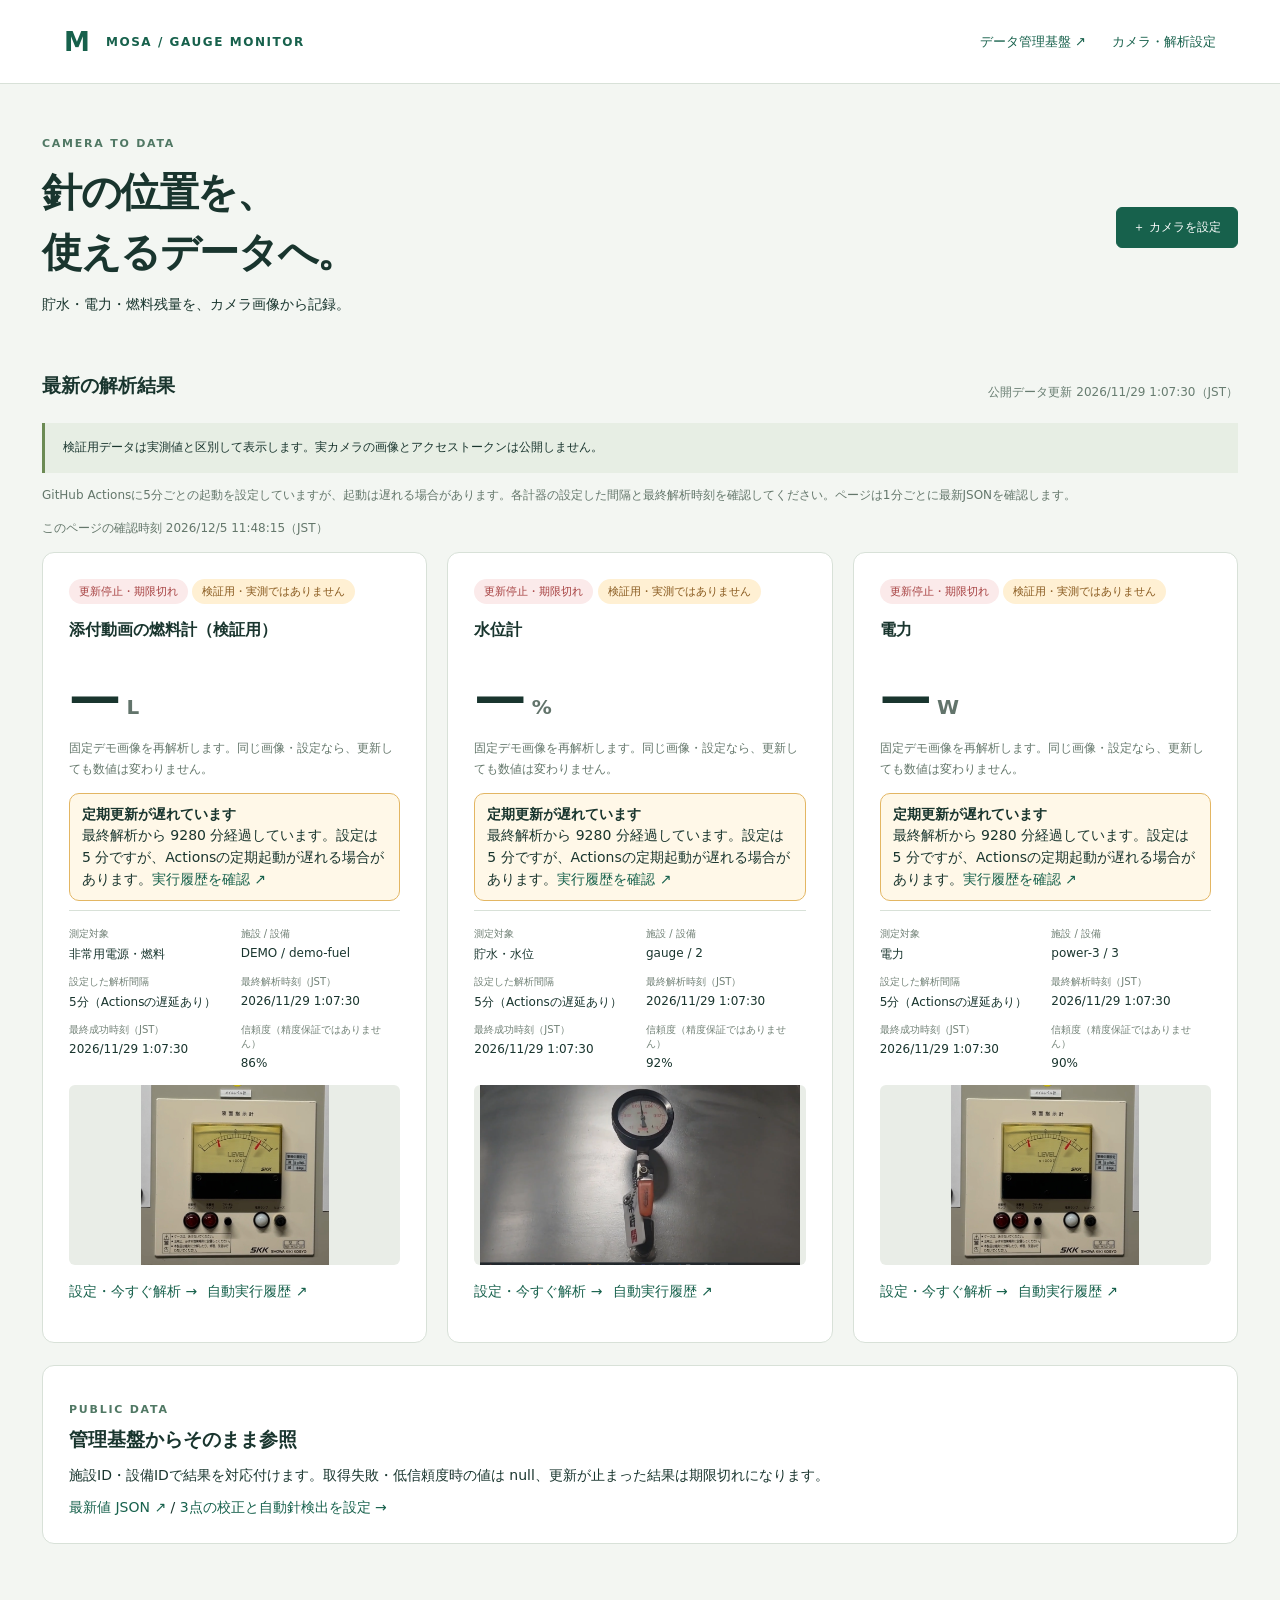
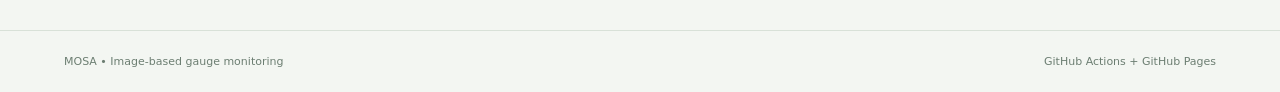
<file: docs/index.html>
<!doctype html><html lang="ja"><head><meta charset="utf-8"><meta name="viewport" content="width=device-width,initial-scale=1"><title>針式メーター監視 | MOSA</title><link rel="stylesheet" href="assets/style.css"></head><body><header><a class="brand" href="./">M <span>MOSA / GAUGE MONITOR</span></a><nav><a href="https://mosa-github.github.io/data_test_server_page/">データ管理基盤 ↗</a><a href="settings.html">カメラ・解析設定</a></nav></header><main><div class="hero"><div><p class="eyebrow">CAMERA TO DATA</p><h1>針の位置を、<br>使えるデータへ。</h1><p>貯水・電力・燃料残量を、カメラ画像から記録。</p></div><a class="button primary" href="settings.html">＋ カメラを設定</a></div><div class="section-title"><h2>最新の解析結果</h2><span id="updated">読み込み中…</span></div><p class="notice">検証用データは実測値と区別して表示します。実カメラの画像とアクセストークンは公開しません。</p><p class="hint">GitHub Actionsに5分ごとの起動を設定していますが、起動は遅れる場合があります。各計器の設定した間隔と最終解析時刻を確認してください。ページは1分ごとに最新JSONを確認します。</p><p id="lastChecked" class="hint" role="status"></p><div id="readings" class="cards"></div><section class="panel"><p class="eyebrow">PUBLIC DATA</p><h2>管理基盤からそのまま参照</h2><p>施設ID・設備IDで結果を対応付けます。取得失敗・低信頼度時の値は null、更新が止まった結果は期限切れになります。</p><a href="data/latest.json">最新値 JSON ↗</a> / <a href="settings.html">3点の校正と自動針検出を設定 →</a></section></main><footer>MOSA • Image-based gauge monitoring <span>GitHub Actions + GitHub Pages</span></footer><script type="module" src="assets/dashboard.js?v=20261013-4"></script></body></html>
</file>
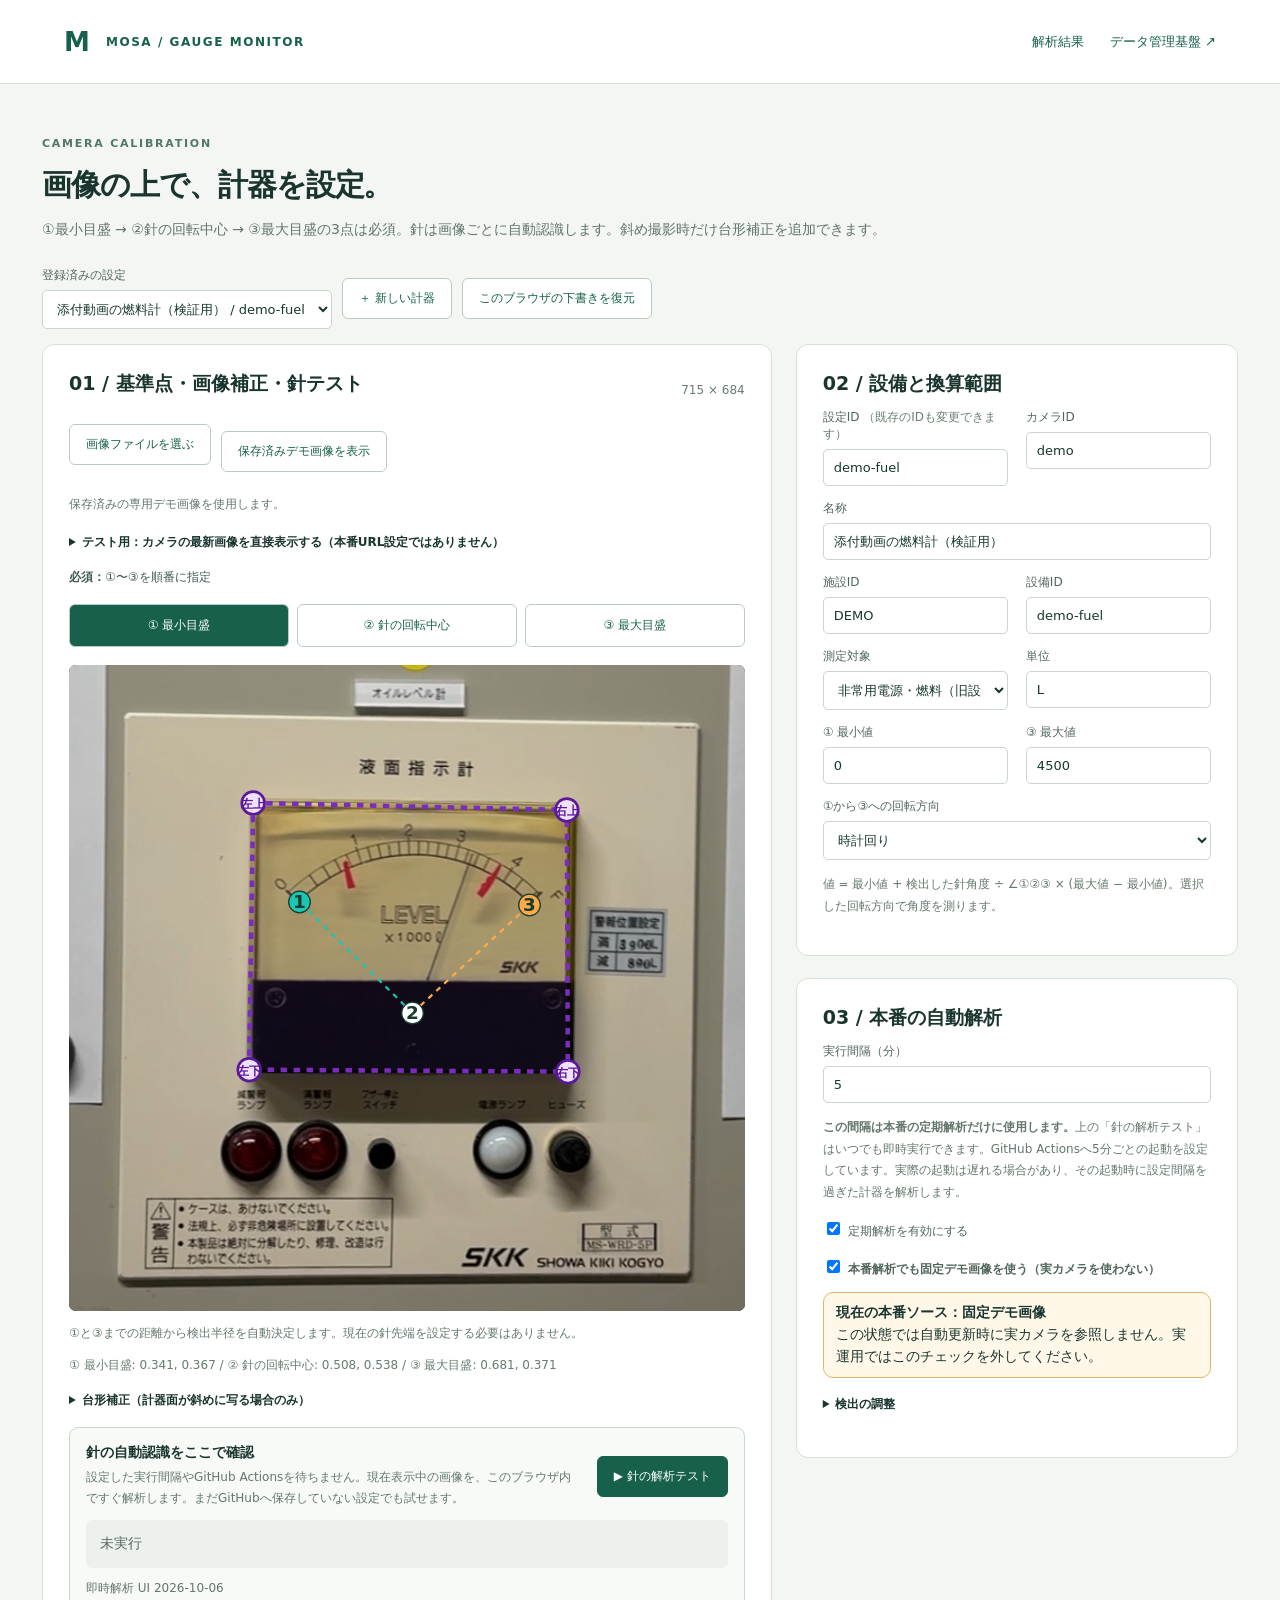
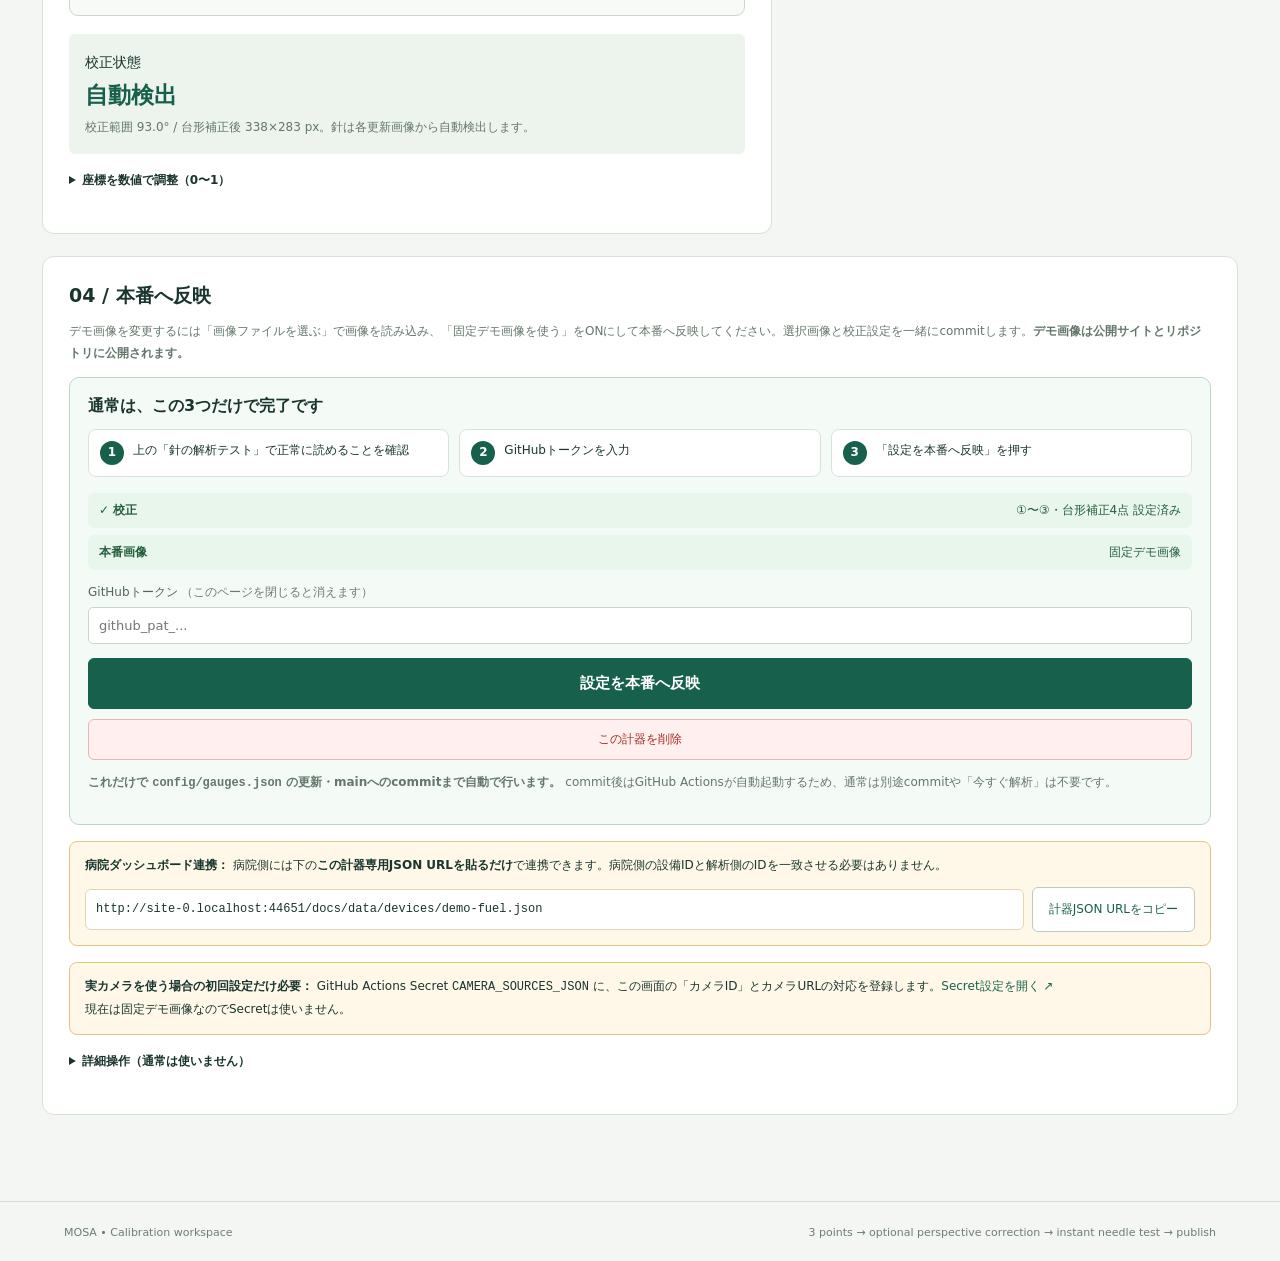
<file: docs/settings.html>
<!doctype html><html lang="ja"><head><meta charset="utf-8"><meta name="viewport" content="width=device-width,initial-scale=1"><title>カメラ・解析設定 | MOSA</title><link rel="stylesheet" href="assets/style.css"></head><body>
<header><a class="brand" href="./">M <span>MOSA / GAUGE MONITOR</span></a><nav><a href="./">解析結果</a><a href="https://mosa-github.github.io/data_test_server_page/">データ管理基盤 ↗</a></nav></header><main>
<div class="subhero"><p class="eyebrow">CAMERA CALIBRATION</p><h1>画像の上で、計器を設定。</h1><p class="muted">①最小目盛 → ②針の回転中心 → ③最大目盛の3点は必須。針は画像ごとに自動認識します。斜め撮影時だけ台形補正を追加できます。</p></div>
<div class="toolbar"><label style="min-width:250px;margin:0">登録済みの設定<select id="gaugeSelect"></select></label><button id="newGauge">＋ 新しい計器</button><button id="restore">このブラウザの下書きを復元</button></div>
<form id="settingsForm"><div class="layout"><div><section class="panel"><div class="section-title"><h2>01 / 基準点・画像補正・針テスト</h2><span id="imageSize"></span></div><div class="toolbar"><label class="button">画像ファイルを選ぶ<input id="imageFile" type="file" accept="image/png,image/jpeg,image/webp" hidden></label><button type="button" id="demoImage">保存済みデモ画像を表示</button></div><p id="demoImageStatus" class="hint" role="status"></p>
<details><summary>テスト用：カメラの最新画像を直接表示する（本番URL設定ではありません）</summary><div><label>テスト表示用の最新JPEG URL（このタブ内のみ。保存・公開しません）<input id="imageUrl" type="url" autocomplete="off" placeholder="https://camera.mosademy.tech/camera/latest/1?token=..."></label><button type="button" id="loadCamera">画像を取得</button><p class="hint">ここで入力するURLは<strong>即時テスト表示専用</strong>で、本番の自動更新には保存されません。本番は下の「カメラID」とGitHub Actions Secret <code>CAMERA_SOURCES_JSON</code> の対応を使います。ブラウザ内の「針の解析テスト」で画素を読むにはカメラ側のCORS許可が必要です。設置角度・画角が変わったときは再校正が必要です。</p></div></details>
<p class="step-caption"><strong>必須：</strong>①〜③を順番に指定</p><div class="point-buttons"><button type="button" data-point="min" class="active">① 最小目盛</button><button type="button" data-point="center">② 針の回転中心</button><button type="button" data-point="max">③ 最大目盛</button></div>
<div class="stage"><div class="image-wrap"><img id="cameraImage" alt="校正する計器の画像" referrerpolicy="no-referrer"><svg id="overlay" aria-label="画像上をクリックして基準点を指定"></svg></div></div>
<p class="hint">①と③までの距離から検出半径を自動決定します。現在の針先端を設定する必要はありません。</p><div id="pointList" class="point-list"></div>
<details id="perspectiveDetails"><summary>台形補正（計器面が斜めに写る場合のみ）</summary><div><label><input id="perspective_enabled" type="checkbox">台形補正を有効にする</label><p class="hint">正面から撮れていて計器面が長方形ならOFFのままで構いません。ONにした場合、計器の平面部分の四隅を<strong>左上 → 右上 → 右下 → 左下</strong>の順に指定します。①〜③は元画像上で指定したままで、解析時に自動補正します。</p><div id="perspectiveControls"><div class="perspective-buttons"><button type="button" data-warp="tl">左上</button><button type="button" data-warp="tr">右上</button><button type="button" data-warp="br">右下</button><button type="button" data-warp="bl">左下</button></div><div class="toolbar"><button type="button" id="perspectiveFullFrame">画像四隅を初期値にする</button><button type="button" id="clearPerspective">補正点をクリア</button></div><div id="perspectiveStatus" class="source-status"></div><div id="perspectiveList" class="point-list"></div></div></div></details>
<div class="test-box"><div><strong>針の自動認識をここで確認</strong><p class="hint">設定した実行間隔やGitHub Actionsを待ちません。現在表示中の画像を、このブラウザ内ですぐ解析します。まだGitHubへ保存していない設定でも試せます。</p></div><button type="button" id="analyzeTest" class="primary test-button">▶ 針の解析テスト</button><div id="testResult" class="test-result">JavaScriptを読み込み中…</div><div class="hint" id="instantTestVersion">即時解析 UI 2026-10-06</div></div>
<div class="result">校正状態<br><strong id="previewValue">—</strong><div id="angleInfo" class="hint"></div></div><details><summary>座標を数値で調整（0〜1）</summary><div id="coordinateFields" class="grid2"></div></details><canvas id="analysisCanvas" hidden></canvas></section></div>
<div><section class="panel"><h2>02 / 設備と換算範囲</h2><div class="grid2"><label>設定ID <span class="muted-inline">（既存のIDも変更できます）</span><input id="id" required pattern="[A-Za-z0-9_-]{1,80}"></label><label>カメラID<input id="camera_id" required pattern="[A-Za-z0-9_-]{1,80}"></label></div><label>名称<input id="name" required maxlength="120"></label><div class="grid2"><label>施設ID<input id="facility_id" required pattern="[A-Za-z0-9_-]{1,80}"></label><label>設備ID<input id="device_id" required pattern="[A-Za-z0-9_-]{1,80}"></label><label>測定対象<select id="type"><option value="water">貯水・水位</option><option value="power">電力</option><option value="fuel">燃料残量</option><option value="generator">非常用電源・燃料（旧設定互換）</option></select></label><label>単位<input id="unit" required maxlength="20" value="%" placeholder="電力：W / kW など"></label><label>① 最小値<input id="min_value" type="number" step="any" required></label><label>③ 最大値<input id="max_value" type="number" step="any" required></label></div><label>①から③への回転方向<select id="direction"><option value="cw">時計回り</option><option value="ccw">反時計回り</option></select></label><p class="hint">値 = 最小値 + 検出した針角度 ÷ ∠①②③ × (最大値 − 最小値)。選択した回転方向で角度を測ります。</p></section>
<section class="panel"><h2>03 / 本番の自動解析</h2><label>実行間隔（分）<input id="interval_minutes" type="number" min="5" max="10080" step="1" required></label><p class="hint"><strong>この間隔は本番の定期解析だけに使用します。</strong>上の「針の解析テスト」はいつでも即時実行できます。GitHub Actionsへ5分ごとの起動を設定しています。実際の起動は遅れる場合があり、その起動時に設定間隔を過ぎた計器を解析します。</p><label><input id="enabled" type="checkbox">定期解析を有効にする</label><label><input id="is_demo" type="checkbox"><strong>本番解析でも固定デモ画像を使う（実カメラを使わない）</strong></label><div id="productionSourceStatus" class="source-status"></div><details><summary>検出の調整</summary><div><label>針の色<select id="polarity"><option value="dark">背景より暗い</option><option value="light">背景より明るい</option></select></label><label>最低信頼度（0〜1）<input id="min_confidence" type="number" min="0" max="1" step="0.01" required></label><div class="grid2"><label>検出開始半径（①・③の平均半径比）<input id="inner_radius" type="number" min="0.1" max="1.2" step="0.01" required></label><label>検出終了半径（①・③の平均半径比）<input id="outer_radius" type="number" min="0.15" max="1.3" step="0.01" required></label></div></div></details></section></div></div>
<section class="panel"><h2>04 / 本番へ反映</h2>
<p class="hint">デモ画像を変更するには「画像ファイルを選ぶ」で画像を読み込み、「固定デモ画像を使う」をONにして本番へ反映してください。選択画像と校正設定を一緒にcommitします。<strong>デモ画像は公開サイトとリポジトリに公開されます。</strong></p>
<div class="simple-publish">
  <h3>通常は、この3つだけで完了です</h3>
  <div class="publish-steps">
    <div><strong>1</strong><span>上の「針の解析テスト」で正常に読めることを確認</span></div>
    <div><strong>2</strong><span>GitHubトークンを入力</span></div>
    <div><strong>3</strong><span>「設定を本番へ反映」を押す</span></div>
  </div>
  <div id="publishReadiness" class="publish-readiness"></div>
  <label>GitHubトークン <span class="muted-inline">（このページを閉じると消えます）</span><input id="githubToken" type="password" autocomplete="off" spellcheck="false" placeholder="github_pat_..."></label>
  <button type="button" id="publish" class="primary publish-main">設定を本番へ反映</button><button type="button" id="deleteGauge" class="danger-button publish-delete">この計器を削除</button>
  <p class="hint"><strong>これだけで <code>config/gauges.json</code> の更新・mainへのcommitまで自動で行います。</strong> commit後はGitHub Actionsが自動起動するため、通常は別途commitや「今すぐ解析」は不要です。</p>
</div>
<div class="camera-secret-note"><strong>病院ダッシュボード連携：</strong> 病院側には下の<strong>この計器専用JSON URLを貼るだけ</strong>で連携できます。病院側の設備IDと解析側のIDを一致させる必要はありません。<div class="public-url-row"><code id="publicDataUrl"></code><button type="button" id="copyPublicUrl">計器JSON URLをコピー</button></div></div>
<div class="camera-secret-note"><strong>実カメラを使う場合の初回設定だけ必要：</strong> GitHub Actions Secret <code>CAMERA_SOURCES_JSON</code> に、この画面の「カメラID」とカメラURLの対応を登録します。<a href="https://github.com/MOSA-github/fuel_level_monitoring_system/settings/secrets/actions" target="_blank" rel="noopener">Secret設定を開く ↗</a><br><span id="secretExample"></span></div>
<details><summary>詳細操作（通常は使いません）</summary><div>
  <p class="hint">下書き保存、JSON入出力、保存済み設定の強制再解析などの管理者向け操作です。</p>
  <div class="toolbar"><button type="submit">下書きを保存（ブラウザのみ）</button><button type="button" id="export">設定JSONを書き出す</button><label class="button">設定JSONを読み込む<input id="import" type="file" accept="application/json" hidden></label></div>
  <div class="toolbar"><button type="button" id="run">GitHub保存済み設定を今すぐ解析</button><button type="button" id="clearToken">トークンを消去</button><a href="https://github.com/MOSA-github/fuel_level_monitoring_system/actions" target="_blank" rel="noopener">Actionsの実行状況 ↗</a></div>
  <p class="hint">「今すぐ解析」はGitHubに最後に保存された設定を使います。画面上の変更を使う場合は、先に「設定を本番へ反映」を押してください。</p>
</div></details>
</section></form><div id="status" class="status" role="status" aria-live="polite"></div></main><footer>MOSA • Calibration workspace<span>3 points → optional perspective correction → instant needle test → publish</span></footer><script type="module" src="assets/settings-v20261013.js?v=20261013-4"></script></body></html>
</file>
<file: docs/assets/style.css>
:root{font-family:"Noto Sans JP",system-ui,sans-serif;color:#19352e;background:#f3f6f2;font-size:14px;--green:#17614c;--line:#d8e1d8}*{box-sizing:border-box}body{margin:0}a{color:var(--green);text-decoration:none}a:hover{text-decoration:underline}header{min-height:84px;background:#fff;border-bottom:1px solid var(--line);padding:20px 5vw;display:flex;align-items:center;justify-content:space-between;gap:24px}.brand{font-size:26px;font-weight:700;display:flex;align-items:center;gap:16px}.brand span{font-size:12px;letter-spacing:.13em}nav{display:flex;gap:26px;font-size:13px}main{max-width:1260px;margin:auto;padding:42px 32px 64px}.hero{display:flex;justify-content:space-between;align-items:center;margin-bottom:45px}h1{font-size:40px;line-height:1.5;letter-spacing:-.035em;margin:12px 0}h2{font-size:19px;margin:0 0 12px}h3{font-size:16px}.eyebrow{letter-spacing:.16em;font-size:11px;font-weight:700;color:#507864}.muted,small{color:#62746b}.section-title{display:flex;justify-content:space-between;align-items:center}.section-title span{font-size:12px;color:#687d71}.notice{background:#e7eee4;border-left:3px solid #6c8b54;padding:14px 18px;line-height:1.8;font-size:12px}.panel,.reading{background:white;border:1px solid var(--line);border-radius:12px;padding:26px;margin-bottom:22px}.cards{display:grid;grid-template-columns:repeat(auto-fit,minmax(280px,1fr));gap:20px}.reading .value{font-size:52px;font-weight:600;margin:25px 0 10px;letter-spacing:-.05em}.value small{font-size:20px;margin-left:8px}.badge{display:inline-block;padding:5px 10px;border-radius:20px;font-size:11px;background:#eaf4ec;color:#246044}.badge.error{background:#fbeaea;color:#a64141}.badge.demo{background:#fff0d3;color:#88591e}.meta{display:grid;grid-template-columns:1fr 1fr;gap:12px;border-top:1px solid var(--line);padding-top:16px;font-size:12px}.meta span{display:block;color:#718176;font-size:10px;margin-bottom:5px}button,.button{display:inline-flex;align-items:center;justify-content:center;gap:8px;border:1px solid #b9cbbf;background:white;color:var(--green);border-radius:6px;padding:11px 16px;font:inherit;font-size:12px;cursor:pointer}.primary{background:var(--green);color:white;border-color:var(--green)}button:disabled{opacity:.5;cursor:wait}button:hover,.button:hover{filter:brightness(.95);text-decoration:none}.toolbar{display:flex;flex-wrap:wrap;gap:10px;align-items:center;margin:15px 0}label{display:block;font-size:12px;color:#52665c;margin-bottom:14px}input,select{display:block;width:100%;margin-top:6px;padding:10px;border:1px solid #c9d5cd;border-radius:5px;background:white;color:#17382b;font:inherit;font-size:13px}input[type=checkbox]{width:auto;display:inline;margin-right:8px}input[hidden]{display:none}.grid2{display:grid;grid-template-columns:1fr 1fr;gap:0 18px}.layout{display:grid;grid-template-columns:minmax(0,1.65fr) minmax(280px,1fr);gap:24px}.stage{position:relative;line-height:0;touch-action:none;background:#182b24;min-height:240px;display:flex;align-items:center;justify-content:center;overflow:hidden;border-radius:7px}.image-wrap{position:relative;max-width:100%;width:100%}.stage img{width:100%;display:block}.stage svg{position:absolute;inset:0;width:100%;height:100%;cursor:crosshair}.point-buttons{display:grid;grid-template-columns:repeat(3,1fr);gap:8px;margin:18px 0}.point-buttons button{padding:12px 4px}.point-buttons button.active{background:var(--green);color:white}.point-list{font-size:12px;display:flex;flex-wrap:wrap;gap:12px;color:#657c6e}.result{padding:16px;background:#edf3ed;border-radius:6px;margin-top:18px;line-height:1.8}.result strong{font-size:23px;color:var(--green)}details{margin:18px 0}summary{cursor:pointer;font-weight:600;font-size:12px}details>div{margin-top:18px}.status{position:sticky;bottom:16px;background:#163b30;color:white;padding:14px 20px;border-radius:8px;margin:15px 0;white-space:pre-wrap;line-height:1.7}.status:empty{display:none}.subhero h1{font-size:30px}.subhero{margin-bottom:28px}code{word-break:break-all;font-size:12px}footer{padding:24px 5vw;border-top:1px solid var(--line);font-size:11px;color:#6c7e72;display:flex;justify-content:space-between}.hint{font-size:12px;line-height:1.8;color:#64776b}.preview{width:100%;height:180px;object-fit:contain;background:#e9ede7;border-radius:6px;margin-top:15px}@media(max-width:800px){header{padding:18px 22px;flex-wrap:wrap}nav{gap:18px}.brand span{font-size:10px}main{padding:25px 18px}.layout{grid-template-columns:1fr}.hero{display:block}h1{font-size:32px}.hero .button{margin-top:12px}.point-buttons{grid-template-columns:1fr 1fr}.panel{padding:20px}.grid2{gap:0 12px}.section-title{display:block}footer{gap:15px;flex-wrap:wrap}}.step-caption{font-size:12px;margin:18px 0 8px;color:#425b50}.perspective-buttons{display:grid;grid-template-columns:repeat(4,1fr);gap:8px;margin:12px 0}.perspective-buttons button.active{background:#7b2cbf;color:white;border-color:#7b2cbf}.disabled-controls{opacity:.45}.disabled-controls button{pointer-events:none}.test-box{margin-top:18px;border:1px solid #c9d8cf;background:#f7faf7;border-radius:9px;padding:16px;display:grid;grid-template-columns:minmax(0,1fr) auto;gap:10px 18px;align-items:center}.test-box p{margin:5px 0 0}.test-button{white-space:nowrap}.test-result{grid-column:1/-1;padding:12px 14px;border-radius:6px;background:#edf1ed;color:#586a60;line-height:1.7}.test-result strong{font-size:18px}.test-result.success{background:#e9f6ec;color:#1f653a;border:1px solid #b8dbbf}.test-result.error{background:#fff0ef;color:#9d2d27;border:1px solid #efc0bc}.test-result.running{background:#eef3f0;color:#466056}.publish-guide{background:#f5f8f4;border:1px solid #d7e1d7;border-radius:8px;padding:16px 18px;margin:12px 0 18px}.publish-guide h3{margin:0 0 8px}.publish-guide ol{margin:0;padding-left:22px;line-height:1.85;font-size:12px;color:#4e6358}.publish-guide li+li{margin-top:6px}@media(max-width:800px){.perspective-buttons{grid-template-columns:1fr 1fr}.test-box{grid-template-columns:1fr}.test-button{width:100%}}


.source-status{margin:.65rem 0;padding:.7rem .85rem;border:1px solid #cfdad5;border-radius:10px;background:#f7faf8;line-height:1.55}
.source-status.ok{border-color:#8fc7b1;background:#effaf5}
.source-status.warn{border-color:#e3b663;background:#fff8e8}
.source-status.off{color:#52645c;background:#f4f6f5}

.simple-publish{background:#f4faf6;border:1px solid #b9d6c5;border-radius:10px;padding:18px;margin:12px 0 16px}.simple-publish h3{margin:0 0 12px}.publish-steps{display:grid;grid-template-columns:repeat(3,1fr);gap:10px;margin:10px 0 16px}.publish-steps>div{display:flex;align-items:flex-start;gap:9px;padding:11px;background:white;border:1px solid #d7e4db;border-radius:8px;font-size:12px;line-height:1.6}.publish-steps strong{display:flex;align-items:center;justify-content:center;min-width:24px;height:24px;border-radius:50%;background:var(--green);color:white}.publish-main{width:100%;font-size:15px;font-weight:700;padding:15px 18px}.camera-secret-note{background:#fff8e8;border:1px solid #e4c47f;border-radius:8px;padding:13px 15px;font-size:12px;line-height:1.8;margin-bottom:16px}.publish-readiness{display:grid;gap:7px;margin:10px 0 14px}.ready-row{display:flex;justify-content:space-between;gap:12px;padding:9px 11px;border-radius:7px;font-size:12px}.ready-row.ok{background:#e9f6ec;color:#245f3c}.ready-row.warn{background:#fff0ef;color:#9d2d27}.field-invalid{border:2px solid #c33!important;background:#fff6f5!important;box-shadow:0 0 0 2px rgba(195,51,51,.08)}.muted-inline{font-weight:400;color:#6c7e72}@media(max-width:800px){.publish-steps{grid-template-columns:1fr}.ready-row{display:block}.ready-row strong{display:block;margin-bottom:3px}}

.danger-button{background:#fff0ef;color:#a62b22;border-color:#e6b6b1}.publish-delete{width:100%;margin-top:10px}.public-url-row{display:flex;gap:8px;align-items:center;margin-top:10px}.public-url-row code{flex:1;background:#fff;padding:9px 10px;border-radius:6px;border:1px solid #e4d6af;overflow-wrap:anywhere}@media(max-width:800px){.public-url-row{flex-direction:column;align-items:stretch}}

.badge.warn{background:#fff0d3;color:#88591e}
</file>
